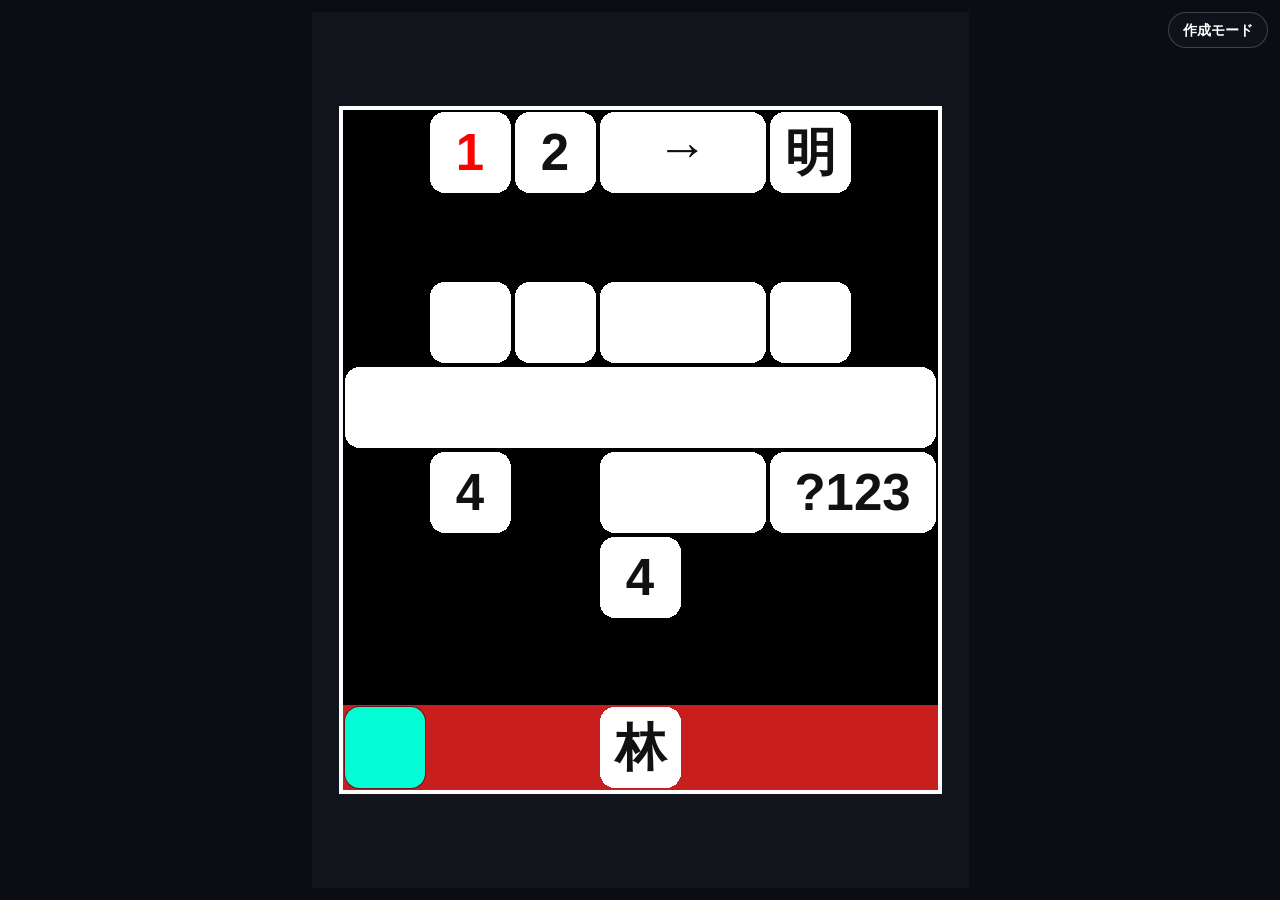
<file: index.html>
<!DOCTYPE html>
<html lang="ja">
<head>
  <meta charset="UTF-8">
  <meta name="viewport" content="width=device-width, initial-scale=1.0">
  <title>IRIS Sokoban Base</title>
  <link rel="stylesheet" href="style.css">
</head>
<body>
  <a class="page-shortcut" href="./editor.html">作成モード</a>
  <section class="game-shell" aria-label="Stage viewport">
    <div id="stage-area" class="stage-area">
      <div id="stage-board" class="stage-board" aria-live="polite"></div>
    </div>
  </section>

  <script type="module" src="game.js"></script>
</body>
</html>
</file>
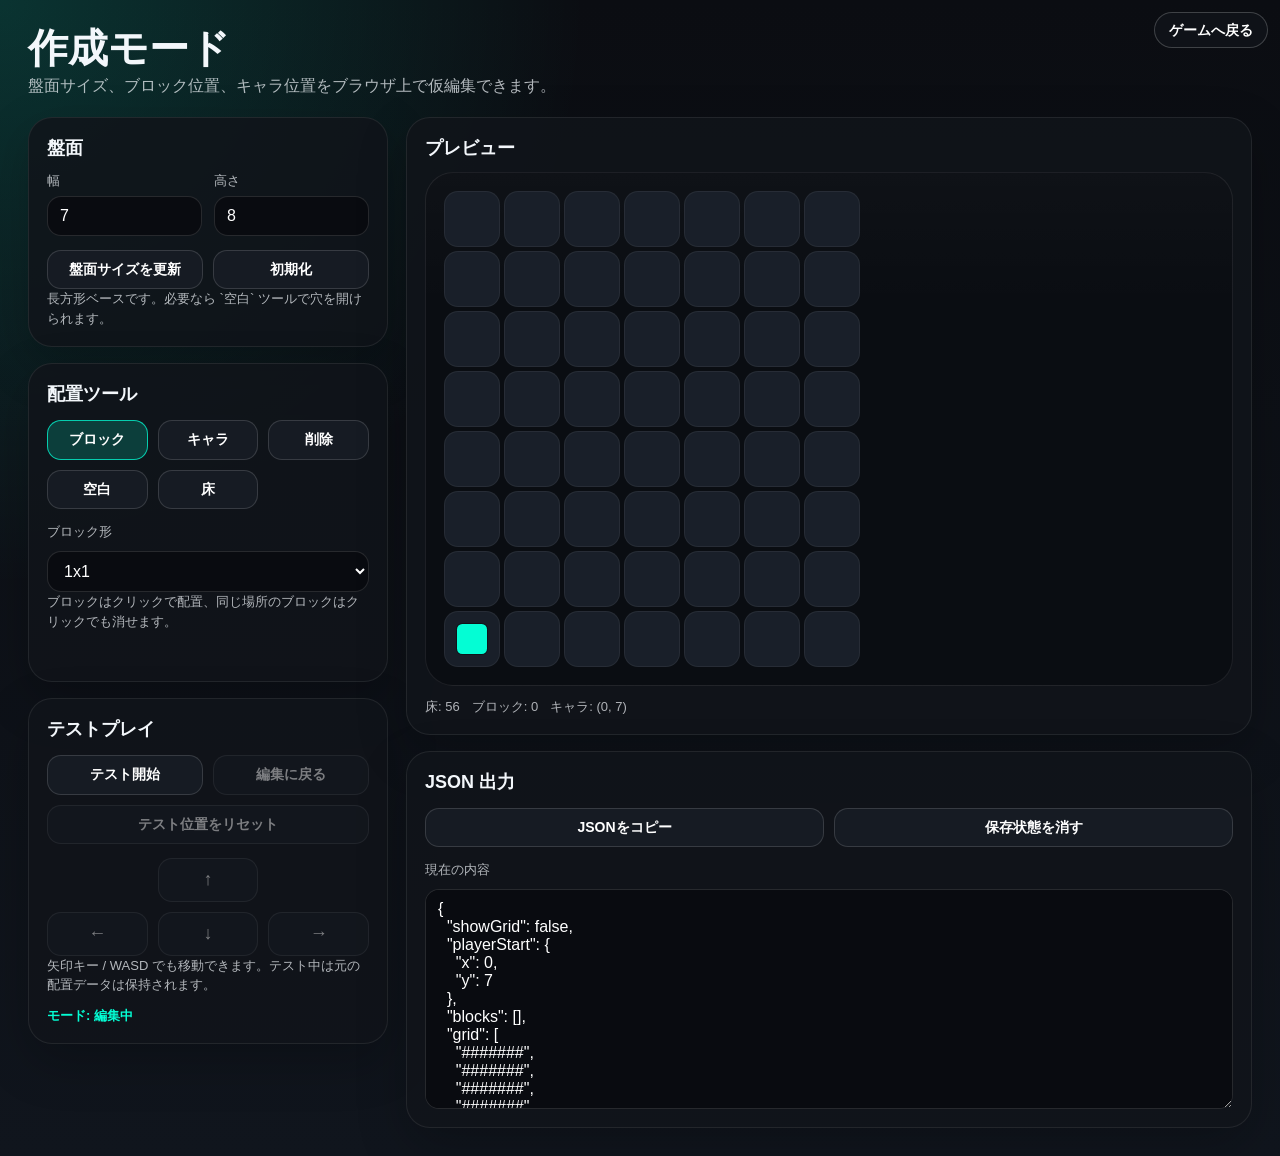
<file: editor.html>
<!DOCTYPE html>
<html lang="ja">
<head>
  <meta charset="UTF-8">
  <meta name="viewport" content="width=device-width, initial-scale=1.0">
  <title>IRIS 作成モード</title>
  <link rel="stylesheet" href="style.css">
</head>
<body class="editor-page">
  <header class="editor-topbar">
    <div class="editor-topbar__heading">
      <h1>作成モード</h1>
      <p>盤面サイズ、ブロック位置、キャラ位置をブラウザ上で仮編集できます。</p>
    </div>
    <a class="page-shortcut" href="./index.html">ゲームへ戻る</a>
  </header>

  <main class="editor-layout">
    <aside class="editor-sidebar">
      <section class="editor-panel">
        <h2>盤面</h2>
        <div class="editor-fields">
          <div class="editor-field">
            <label for="board-width">幅</label>
            <input id="board-width" type="number" min="1" max="20" value="7">
          </div>
          <div class="editor-field">
            <label for="board-height">高さ</label>
            <input id="board-height" type="number" min="1" max="20" value="8">
          </div>
        </div>
        <div class="editor-actions">
          <button id="apply-board-size" class="editor-button">盤面サイズを更新</button>
          <button id="reset-editor" class="editor-button">初期化</button>
        </div>
        <p class="editor-hint">長方形ベースです。必要なら `空白` ツールで穴を開けられます。</p>
      </section>

      <section class="editor-panel">
        <h2>配置ツール</h2>
        <div id="tool-buttons" class="editor-tool-grid">
          <button class="editor-button is-active" data-tool="block">ブロック</button>
          <button class="editor-button" data-tool="player">キャラ</button>
          <button class="editor-button" data-tool="erase">削除</button>
          <button class="editor-button" data-tool="void">空白</button>
          <button class="editor-button" data-tool="floor">床</button>
        </div>
        <div class="editor-stack" style="margin-top: 14px;">
          <label for="block-shape">ブロック形</label>
          <select id="block-shape">
            <option value="single">1x1</option>
            <option value="bar-h">2x1</option>
            <option value="bar-v">1x2</option>
            <option value="square">2x2</option>
          </select>
        </div>
        <p class="editor-hint">ブロックはクリックで配置、同じ場所のブロックはクリックでも消せます。</p>
        <div id="editor-status" class="editor-status" aria-live="polite"></div>
      </section>

      <section class="editor-panel">
        <h2>テストプレイ</h2>
        <div class="editor-actions">
          <button id="start-preview" class="editor-button">テスト開始</button>
          <button id="stop-preview" class="editor-button">編集に戻る</button>
          <button id="reset-preview" class="editor-button is-wide">テスト位置をリセット</button>
        </div>
        <div class="editor-dpad" aria-label="Move controls">
          <span class="editor-dpad__spacer" aria-hidden="true"></span>
          <button class="editor-button editor-button--icon" data-move="up" aria-label="上へ移動">↑</button>
          <span class="editor-dpad__spacer" aria-hidden="true"></span>
          <button class="editor-button editor-button--icon" data-move="left" aria-label="左へ移動">←</button>
          <button class="editor-button editor-button--icon" data-move="down" aria-label="下へ移動">↓</button>
          <button class="editor-button editor-button--icon" data-move="right" aria-label="右へ移動">→</button>
        </div>
        <p class="editor-hint">矢印キー / WASD でも移動できます。テスト中は元の配置データは保持されます。</p>
        <div id="editor-mode" class="editor-mode">モード: 編集中</div>
      </section>
    </aside>

    <section class="editor-canvas">
      <section class="editor-panel">
        <h2>プレビュー</h2>
        <div class="editor-board-shell">
          <div id="editor-board" class="editor-board" aria-label="Stage editor board"></div>
        </div>
        <div class="editor-meta">
          <span id="floor-count">床: 0</span>
          <span id="block-count">ブロック: 0</span>
          <span id="player-position">キャラ: 未配置</span>
        </div>
      </section>

      <section class="editor-panel">
        <h2>JSON 出力</h2>
        <div class="editor-actions">
          <button id="copy-json" class="editor-button">JSONをコピー</button>
          <button id="clear-storage" class="editor-button">保存状態を消す</button>
        </div>
        <div class="editor-stack" style="margin-top: 14px;">
          <label for="json-output">現在の内容</label>
          <textarea id="json-output" class="editor-output" readonly></textarea>
        </div>
      </section>
    </section>
  </main>

  <script type="module" src="editor.js"></script>
</body>
</html>
</file>
<file: style.css>
:root {
  --page-bg: #0b0d12;
  --shell-bg: #11141a;
  --tile-fill: #000000;
  --line-color: #ffffff;
}

* {
  box-sizing: border-box;
}

html,
body {
  margin: 0;
  min-height: 100%;
}

body {
  display: grid;
  place-items: center;
  padding: 12px;
  background: var(--page-bg);
}

.page-shortcut {
  position: fixed;
  top: 12px;
  right: 12px;
  z-index: 10;
  padding: 10px 14px;
  border: 1px solid rgba(255, 255, 255, 0.2);
  border-radius: 999px;
  background: rgba(17, 20, 26, 0.88);
  color: #ffffff;
  text-decoration: none;
  font: 600 14px/1 "Segoe UI", sans-serif;
  backdrop-filter: blur(12px);
}

.page-shortcut:hover {
  background: rgba(26, 31, 40, 0.92);
}

.game-shell {
  width: min(calc(100vw - 24px), calc((100vh - 24px) * 3 / 4));
  aspect-ratio: 3 / 4;
  background: var(--shell-bg);
  overflow: hidden;
}

.stage-area {
  width: 100%;
  height: 100%;
  display: grid;
  padding: clamp(14px, 3vw, 24px);
  place-items: center;
  overflow: visible;
  touch-action: none;
}

.stage-board {
  position: relative;
  overflow: visible;
}

.stage-tile {
  position: absolute;
  background-color: var(--tile-fill);
}

.stage-line {
  position: absolute;
  background: var(--line-color);
  pointer-events: none;
}

.stage-player {
  position: absolute;
  background: #04fdd4;
  box-shadow: 0 0 0 1px rgba(0, 0, 0, 0.45);
  border-radius: 18%;
  pointer-events: none;
}

.stage-block {
  position: absolute;
  pointer-events: none;
  overflow: visible;
}

.stage-block__shape {
  position: absolute;
  inset: 0;
}

.stage-block__content {
  position: absolute;
  inset: 0;
  pointer-events: none;
}

.stage-block__item {
  position: absolute;
  transform-origin: center center;
}

.stage-block__text {
  display: grid;
  place-items: center;
  text-align: center;
  white-space: pre-wrap;
  word-break: break-word;
  line-height: 1;
}

.stage-block__image {
  display: block;
  width: 100%;
  height: 100%;
}

body.editor-page {
  display: block;
  min-height: 100vh;
  padding: clamp(16px, 3vw, 28px);
  color: #f3f7fb;
  font-family: "Segoe UI", sans-serif;
  background:
    radial-gradient(circle at top left, rgba(4, 253, 212, 0.16), transparent 34%),
    linear-gradient(180deg, #0b0d12 0%, #10151d 100%);
}

.editor-topbar {
  display: flex;
  flex-wrap: wrap;
  align-items: end;
  justify-content: space-between;
  gap: 12px;
  margin-bottom: 20px;
}

.editor-topbar__heading h1 {
  margin: 0;
  font-size: clamp(28px, 4vw, 40px);
  line-height: 1;
}

.editor-topbar__heading p {
  margin: 8px 0 0;
  color: rgba(243, 247, 251, 0.72);
}

.editor-layout {
  display: grid;
  grid-template-columns: minmax(300px, 360px) minmax(0, 1fr);
  gap: 18px;
  align-items: start;
}

.editor-sidebar,
.editor-canvas {
  display: grid;
  gap: 16px;
}

.editor-panel {
  padding: 18px;
  border: 1px solid rgba(255, 255, 255, 0.08);
  border-radius: 24px;
  background: rgba(17, 20, 26, 0.86);
  box-shadow: 0 18px 50px rgba(0, 0, 0, 0.22);
}

.editor-panel h2 {
  margin: 0 0 12px;
  font-size: 18px;
}

.editor-panel p {
  margin: 0;
  color: rgba(243, 247, 251, 0.72);
  line-height: 1.5;
}

.editor-fields {
  display: grid;
  grid-template-columns: repeat(2, minmax(0, 1fr));
  gap: 12px;
}

.editor-field {
  display: grid;
  gap: 6px;
}

.editor-field label,
.editor-stack label {
  font-size: 13px;
  color: rgba(243, 247, 251, 0.72);
}

.editor-field input,
.editor-stack textarea,
.editor-stack select {
  width: 100%;
  padding: 10px 12px;
  border: 1px solid rgba(255, 255, 255, 0.12);
  border-radius: 14px;
  background: #090b10;
  color: #ffffff;
  font: inherit;
}

.editor-stack {
  display: grid;
  gap: 10px;
}

.editor-actions,
.editor-tool-grid {
  display: grid;
  grid-template-columns: repeat(2, minmax(0, 1fr));
  gap: 10px;
  margin-top: 14px;
}

.editor-tool-grid {
  grid-template-columns: repeat(3, minmax(0, 1fr));
}

.editor-button {
  padding: 11px 12px;
  border: 1px solid rgba(255, 255, 255, 0.14);
  border-radius: 14px;
  background: #161b23;
  color: #ffffff;
  font: 600 14px/1.1 "Segoe UI", sans-serif;
  cursor: pointer;
  transition: background-color 120ms ease, border-color 120ms ease, transform 120ms ease;
}

.editor-button:hover {
  background: #1d2430;
}

.editor-button:active {
  transform: translateY(1px);
}

.editor-button:disabled {
  cursor: not-allowed;
  opacity: 0.45;
}

.editor-button.is-active {
  border-color: rgba(4, 253, 212, 0.75);
  background: rgba(4, 253, 212, 0.18);
}

.editor-button.is-wide {
  grid-column: 1 / -1;
}

.editor-button--icon {
  font-size: 18px;
}

.editor-hint,
.editor-status {
  margin-top: 12px;
  font-size: 13px;
  color: rgba(243, 247, 251, 0.68);
}

.editor-status {
  min-height: 20px;
}

.editor-mode {
  margin-top: 12px;
  color: #04fdd4;
  font-size: 13px;
  font-weight: 700;
}

.editor-board-shell {
  overflow: auto;
  border: 1px solid rgba(255, 255, 255, 0.08);
  border-radius: 28px;
  background:
    linear-gradient(180deg, rgba(255, 255, 255, 0.02), transparent 26%),
    rgba(11, 13, 18, 0.95);
}

.editor-board {
  --editor-cols: 7;
  --editor-cell-size: clamp(38px, 5vw, 56px);
  display: grid;
  grid-template-columns: repeat(var(--editor-cols), var(--editor-cell-size));
  gap: 4px;
  width: max-content;
  min-width: 100%;
  padding: 18px;
}

.editor-board.is-play-mode {
  filter: saturate(1.08);
}

.editor-cell {
  position: relative;
  width: var(--editor-cell-size);
  aspect-ratio: 1;
  border: none;
  border-radius: 14px;
  background: #191f29;
  cursor: pointer;
  transition: transform 80ms ease, background-color 120ms ease, box-shadow 120ms ease;
}

.editor-cell:focus-visible {
  outline: 2px solid #04fdd4;
  outline-offset: 1px;
}

.editor-cell:hover {
  transform: translateY(-1px);
}

.editor-cell.is-void {
  background:
    linear-gradient(135deg, rgba(255, 255, 255, 0.08), transparent),
    repeating-linear-gradient(
      135deg,
      rgba(255, 255, 255, 0.08) 0 8px,
      rgba(255, 255, 255, 0.02) 8px 16px
    );
}

.editor-cell.is-floor {
  box-shadow: inset 0 0 0 1px rgba(255, 255, 255, 0.06);
}

.editor-cell__block,
.editor-cell__player {
  position: absolute;
  inset: 0;
  pointer-events: none;
}

.editor-cell__block::before {
  content: "";
  position: absolute;
  inset: 12%;
  border-radius: 10px;
  background: #ffffff;
  box-shadow: 0 1px 0 rgba(0, 0, 0, 0.3);
}

.editor-cell__player::before {
  content: "";
  position: absolute;
  inset: 24%;
  border-radius: 18%;
  background: #04fdd4;
  box-shadow: 0 0 0 1px rgba(0, 0, 0, 0.4);
}

.editor-meta {
  display: flex;
  flex-wrap: wrap;
  gap: 12px;
  margin-top: 12px;
  color: rgba(243, 247, 251, 0.7);
  font-size: 13px;
}

.editor-output {
  min-height: 220px;
  font-family: Consolas, "Courier New", monospace;
  line-height: 1.5;
  resize: vertical;
}

.editor-dpad {
  display: grid;
  grid-template-columns: repeat(3, minmax(0, 1fr));
  gap: 10px;
  margin-top: 14px;
}

.editor-dpad__spacer {
  min-height: 0;
}

@media (max-width: 560px) {
  body {
    padding: 8px;
  }

  .game-shell {
    width: min(calc(100vw - 16px), calc((100vh - 16px) * 3 / 4));
  }

  .page-shortcut {
    top: 8px;
    right: 8px;
    padding: 8px 12px;
    font-size: 13px;
  }
}

@media (max-width: 980px) {
  .editor-layout {
    grid-template-columns: 1fr;
  }

  .editor-board {
    --editor-cell-size: clamp(32px, 9vw, 52px);
  }
}
</file>
